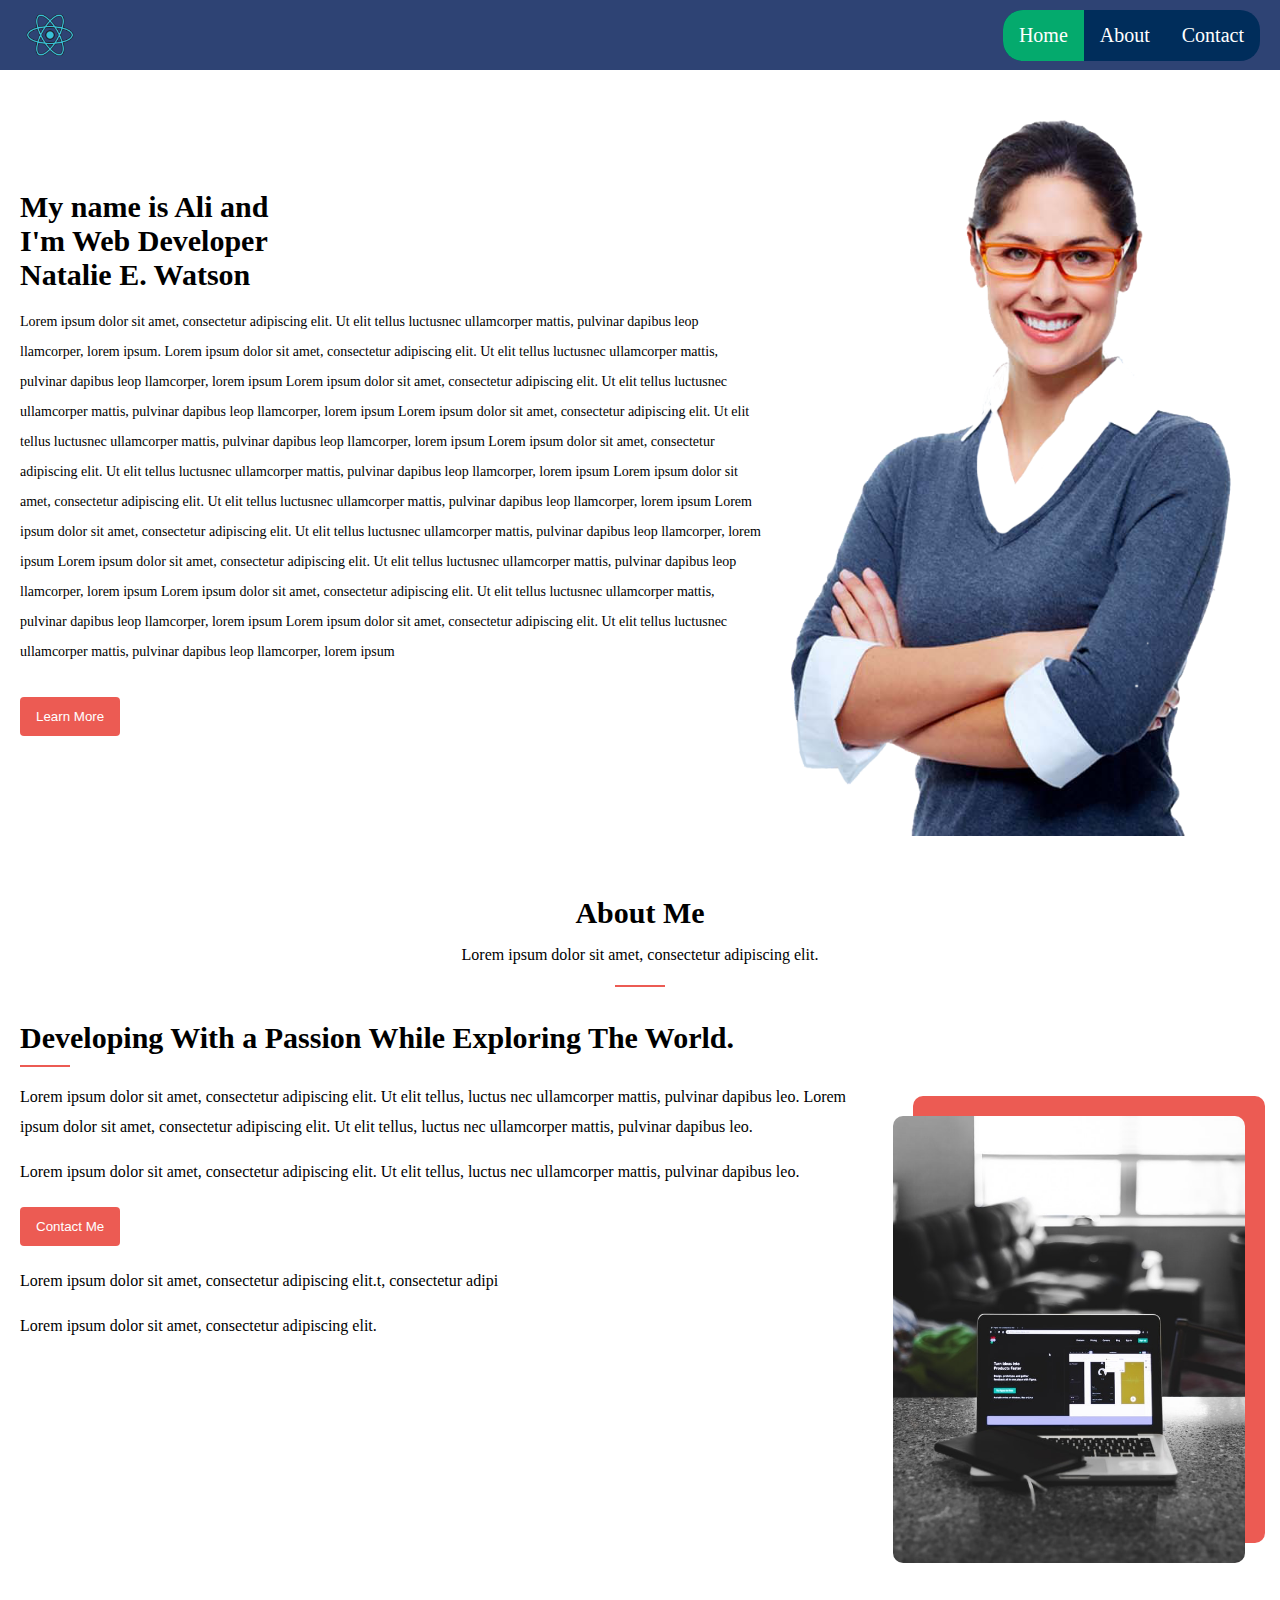
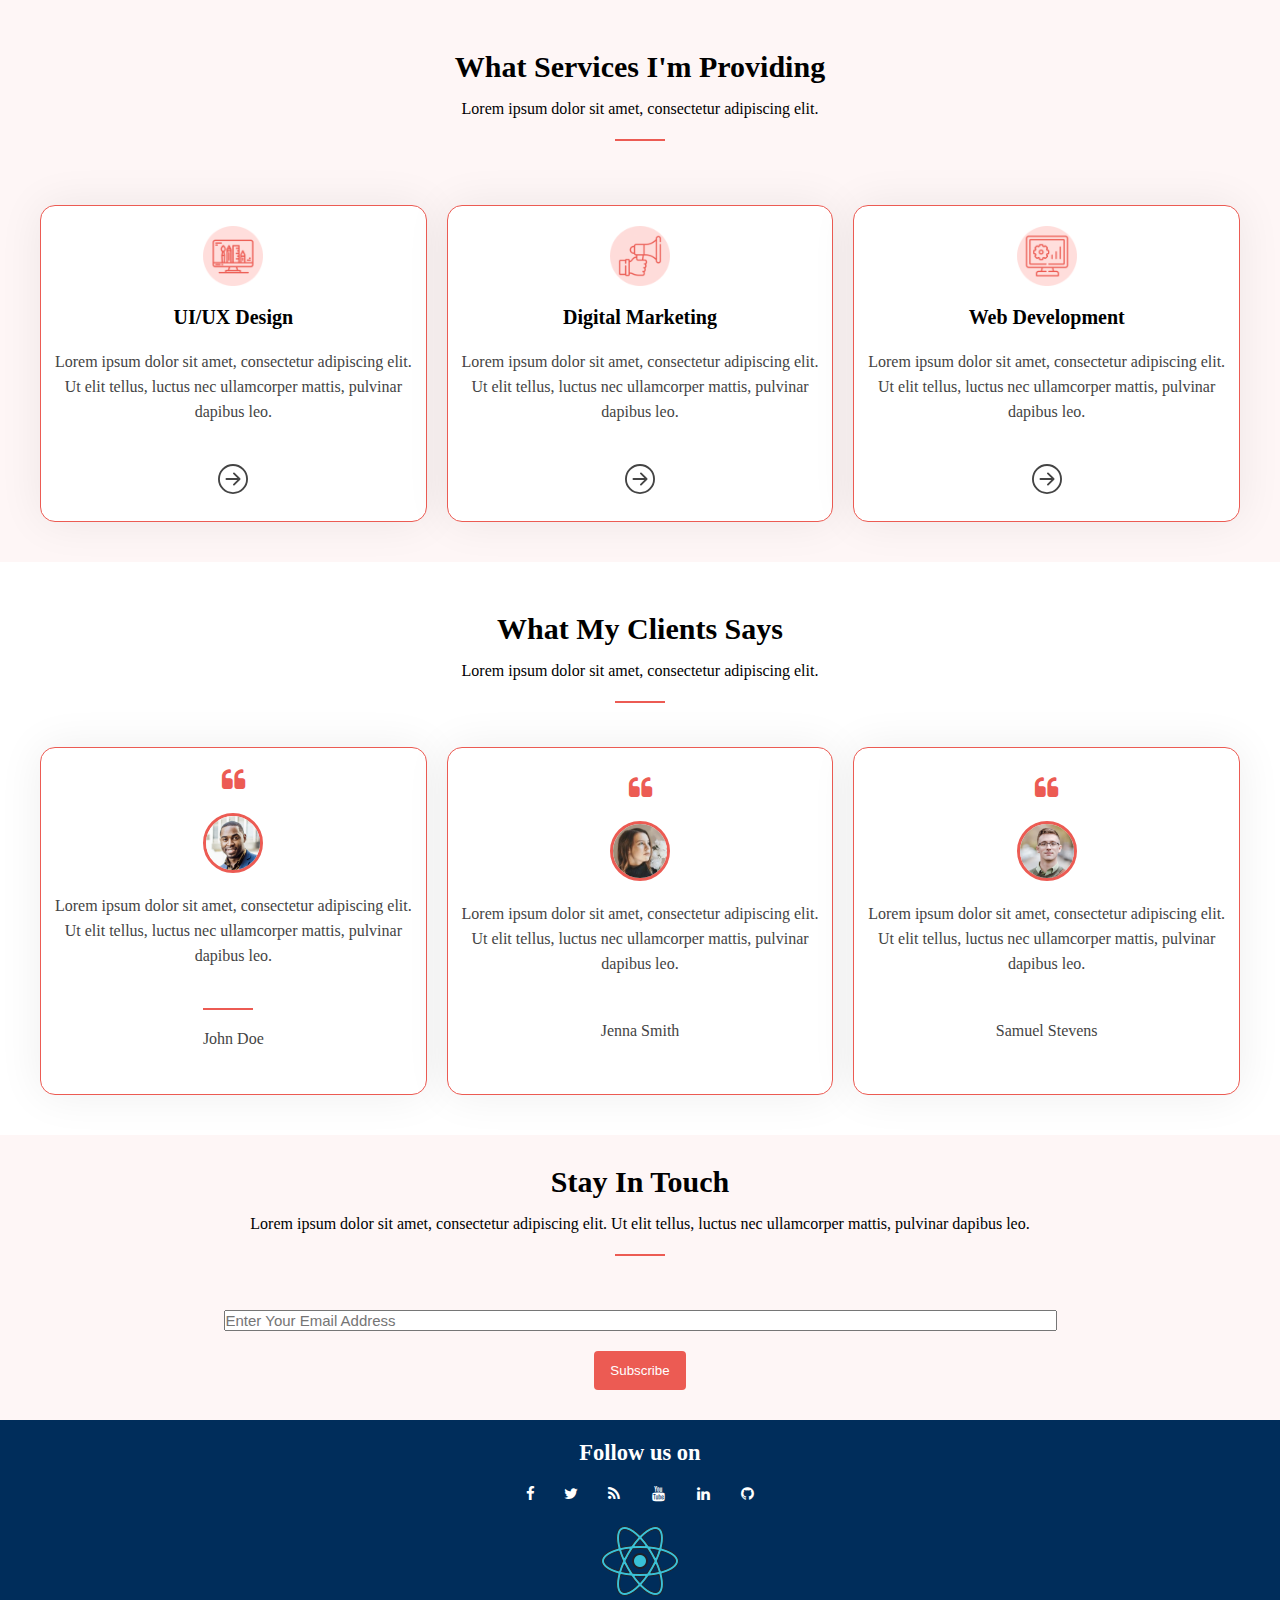
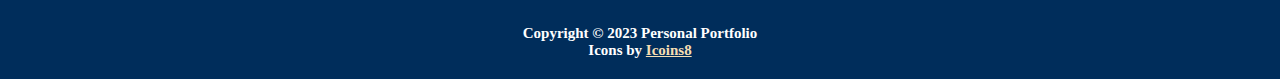
<file: index.html>
<!DOCTYPE html>
<html lang="en">

<head>
  <meta charset="UTF-8" />
  <meta name="viewport" content="width=device-width, initial-scale=1.0" />
  <title>My Portfolio</title>
  <link rel="stylesheet" href="./styles/style.css" />
  <link rel="javascript" href="js/script.js" />
  <link rel="stylesheet" href="https://cdnjs.cloudflare.com/ajax/libs/font-awesome/4.7.0/css/font-awesome.min.css" />
</head>

<body>
  <main>
    <header class="header">
      <img class="headerLogo" src="./assets/images/logo-1-70x70.png" alt="logo" />

      <nav class="headerNav">
        <ul>
          <li><a href="pages/contact-me/index.html">Contact</a></li>
          <li><a href="pages/experiences/index.html">About</a></li>
          <li><a class="active" href=#>Home</a></li>
        </ul>
        <!-- <a href="">Home</a>
          <a href="">About</a>
          <a href="">Porfolio</a>
          <a href="">Contact</a> -->
      </nav>
      <button class="btnComponent headerBtn">Hire Me</button>
    </header>
    <section id="meSection">
      <div class="meSectionLeft">
        <nav class="meNav">
          <a href=""></a>
          <a href=""></a>
          <a href=""></a>
          <a href=""></a>
        </nav>
        <div class="meSectionTextBox" id="meDescription">
          <h1 class="meHeading" >
            My name is Ali and <br />
            I'm Web Developer<br />
            Natalie E. Watson
          </h1>
          <p class="meDescription">
            Lorem ipsum dolor sit amet, consectetur adipiscing elit. Ut elit
            tellus luctusnec ullamcorper mattis, pulvinar dapibus leop
            llamcorper, lorem ipsum.
            Lorem ipsum dolor sit amet, consectetur adipiscing elit. Ut elit tellus luctusnec ullamcorper mattis,
            pulvinar dapibus leop llamcorper, lorem ipsum
            Lorem ipsum dolor sit amet, consectetur adipiscing elit. Ut elit tellus luctusnec ullamcorper mattis,
            pulvinar dapibus leop llamcorper, lorem ipsum
            Lorem ipsum dolor sit amet, consectetur adipiscing elit. Ut elit tellus luctusnec ullamcorper mattis,
            pulvinar dapibus leop llamcorper, lorem ipsum
            Lorem ipsum dolor sit amet, consectetur adipiscing elit. Ut elit tellus luctusnec ullamcorper mattis,
            pulvinar dapibus leop llamcorper, lorem ipsum
            Lorem ipsum dolor sit amet, consectetur adipiscing elit. Ut elit tellus luctusnec ullamcorper mattis,
            pulvinar dapibus leop llamcorper, lorem ipsum
            Lorem ipsum dolor sit amet, consectetur adipiscing elit. Ut elit tellus luctusnec ullamcorper mattis,
            pulvinar dapibus leop llamcorper, lorem ipsum
            Lorem ipsum dolor sit amet, consectetur adipiscing elit. Ut elit tellus luctusnec ullamcorper mattis,
            pulvinar dapibus leop llamcorper, lorem ipsum
            Lorem ipsum dolor sit amet, consectetur adipiscing elit. Ut elit tellus luctusnec ullamcorper mattis,
            pulvinar dapibus leop llamcorper, lorem ipsum
            Lorem ipsum dolor sit amet, consectetur adipiscing elit. Ut elit tellus luctusnec ullamcorper mattis,
            pulvinar dapibus leop llamcorper, lorem ipsum

          </p>
          <a class="active" href=#meDescription>
            <button class="btnComponent">Learn More</button>
          </a>
        </div>
      </div>
      <img class="meImage SectionRight" src="./assets/images/h1_hero-bg.png" alt="hero image" />
    </section>
    <section id="about">
      <div class="textBoxComponent">
        <h2>About Me</h2>
        <p>Lorem ipsum dolor sit amet, consectetur adipiscing elit.</p>
        <div class="lineComponent"></div>
      </div>
      <div class="aboutContainer">
        <div>
          <div class="aboutTextBox">
            <h3 class="aboutHeading">
              Developing With a Passion While Exploring The World.
            </h3>
            <div class="lineComponent"></div>
          </div>
          <div>
            <div>
              <div class="aboutFirstContent">
                <p>
                  Lorem ipsum dolor sit amet, consectetur adipiscing elit. Ut
                  elit tellus, luctus nec ullamcorper mattis, pulvinar dapibus
                  leo. Lorem ipsum dolor sit amet, consectetur adipiscing
                  elit. Ut elit tellus, luctus nec ullamcorper mattis,
                  pulvinar dapibus leo.
                </p>
                <p>
                  Lorem ipsum dolor sit amet, consectetur adipiscing elit. Ut
                  elit tellus, luctus nec ullamcorper mattis, pulvinar dapibus
                  leo.
                </p>
              </div>
              <a href="pages/contact-me/index.html">
                <button class="btnComponent aboutBtn">Contact Me</button>
              </a>
            </div>
          </div>

          <div class="aboutSecondeContent">
            <p>
              Lorem ipsum dolor sit amet, consectetur adipiscing elit.t,
              consectetur adipi
            </p>
            <p>Lorem ipsum dolor sit amet, consectetur adipiscing elit.</p>
          </div>
        </div>
        <div class="aboutImageContainer">
          <!-- <div class="aboutImageWrapper"> -->
          <!-- <div class="divtodiv"> -->
          <img class="aboutImage" src="./assets/images/section-1-bg1.jpg" alt="about me" />
          <!-- </div> -->
          <!-- </div> -->
        </div>
      </div>
    </section>
    <section id="services">
      <div class="textBoxComponent servicesTextBox">
        <h2>What Services I'm Providing</h2>
        <p>Lorem ipsum dolor sit amet, consectetur adipiscing elit.</p>
        <div class="lineComponent"></div>
      </div>
      <div class="servicesCardWrapper">
        <article class="cardComponent">
          <img src="./assets/images/computer.png" alt="" />
          <h3>UI/UX Design</h3>
          <p>
            Lorem ipsum dolor sit amet, consectetur adipiscing elit. Ut elit
            tellus, luctus nec ullamcorper mattis, pulvinar dapibus leo.
          </p>
          <div class="servicesIcon">
            <svg stroke="currentColor" fill="currentColor" stroke-width="0" viewBox="0 0 16 16" height="1em" width="1em"
              xmlns="http://www.w3.org/2000/svg">
              <path fill-rule="evenodd"
                d="M1 8a7 7 0 1 0 14 0A7 7 0 0 0 1 8zm15 0A8 8 0 1 1 0 8a8 8 0 0 1 16 0zM4.5 7.5a.5.5 0 0 0 0 1h5.793l-2.147 2.146a.5.5 0 0 0 .708.708l3-3a.5.5 0 0 0 0-.708l-3-3a.5.5 0 1 0-.708.708L10.293 7.5H4.5z">
              </path>
            </svg>
          </div>
        </article>
        <article class="cardComponent">
          <img src="./assets/images/ads-150x150.png" alt="" />
          <h3>Digital Marketing</h3>
          <p>
            Lorem ipsum dolor sit amet, consectetur adipiscing elit. Ut elit
            tellus, luctus nec ullamcorper mattis, pulvinar dapibus leo.
          </p>
          <div class="servicesIcon">
            <svg stroke="currentColor" fill="currentColor" stroke-width="0" viewBox="0 0 16 16" height="1em" width="1em"
              xmlns="http://www.w3.org/2000/svg">
              <path fill-rule="evenodd"
                d="M1 8a7 7 0 1 0 14 0A7 7 0 0 0 1 8zm15 0A8 8 0 1 1 0 8a8 8 0 0 1 16 0zM4.5 7.5a.5.5 0 0 0 0 1h5.793l-2.147 2.146a.5.5 0 0 0 .708.708l3-3a.5.5 0 0 0 0-.708l-3-3a.5.5 0 1 0-.708.708L10.293 7.5H4.5z">
              </path>
            </svg>
          </div>
        </article>
        <article class="cardComponent">
          <img src="./assets/images/settings.png" alt="" />
          <h3>Web Development</h3>
          <p>
            Lorem ipsum dolor sit amet, consectetur adipiscing elit. Ut elit
            tellus, luctus nec ullamcorper mattis, pulvinar dapibus leo.
          </p>
          <div class="servicesIcon">
            <svg stroke="currentColor" fill="currentColor" stroke-width="0" viewBox="0 0 16 16" height="1em" width="1em"
              xmlns="http://www.w3.org/2000/svg">
              <path fill-rule="evenodd"
                d="M1 8a7 7 0 1 0 14 0A7 7 0 0 0 1 8zm15 0A8 8 0 1 1 0 8a8 8 0 0 1 16 0zM4.5 7.5a.5.5 0 0 0 0 1h5.793l-2.147 2.146a.5.5 0 0 0 .708.708l3-3a.5.5 0 0 0 0-.708l-3-3a.5.5 0 1 0-.708.708L10.293 7.5H4.5z">
              </path>
            </svg>
          </div>
        </article>
      </div>
    </section>
    <section id="clients">
      <div class="textBoxComponent">
        <h2>What My Clients Says</h2>
        <p>Lorem ipsum dolor sit amet, consectetur adipiscing elit.</p>
        <div class="lineComponent"></div>
      </div>
      <div class="servicesCardWrapper">
        <article class="cardComponent">
          <i class="fa fa-quote-left"></i>
          <img class="client-img" src="./assets/images/male-1.jpg" alt="male customer" />
          <p>
            Lorem ipsum dolor sit amet, consectetur adipiscing elit. Ut elit
            tellus, luctus nec ullamcorper mattis, pulvinar dapibus leo.
          </p>
          <div>
            <div class="lineComponent"></div>
            <p class="client-name">John Doe</p>
          </div>
        </article>
        <article class="cardComponent">
          <i class="fa fa-quote-left"></i>
          <img class="client-img" src="./assets/images/female-3-150x150.jpg" alt="female customer" />
          <p>
            Lorem ipsum dolor sit amet, consectetur adipiscing elit. Ut elit
            tellus, luctus nec ullamcorper mattis, pulvinar dapibus leo.
          </p>
          <div>
            <div class="line"></div>
            <p class="client-name">Jenna Smith</p>
          </div>
        </article>
        <article class="cardComponent">
          <i class="fa fa-quote-left"></i>
          <img class="client-img" src="./assets/images/male-3.jpg" alt="male customer" />
          <p>
            Lorem ipsum dolor sit amet, consectetur adipiscing elit. Ut elit
            tellus, luctus nec ullamcorper mattis, pulvinar dapibus leo.
          </p>
          <div>
            <div class="line"></div>
            <p class="client-name">Samuel Stevens</p>
          </div>
        </article>
      </div>
    </section>
    <section id="contact">
      <div class="textBoxComponent">
        <h2>Stay In Touch</h2>
        <p>
          Lorem ipsum dolor sit amet, consectetur adipiscing elit. Ut elit
          tellus, luctus nec ullamcorper mattis, pulvinar dapibus leo.
        </p>
        <div class="lineComponent"></div>
      </div>
      <div class="textBoxComponent">
        <input class="input-component" placeholder="Enter Your Email Address" type="text" />
        <button class="btnComponent">Subscribe</button>
      </div>
    </section>
    <footer id="footer-section">
      <div>
        <div class="footer-social-icons">
          <h2 class="_14">Follow us on</h2>
          <ul class="social-icons">
            <li>
              <a href="" class="social-icon">
                <i class="fa fa-facebook"></i></a>
            </li>
            <li>
              <a href="" class="social-icon">
                <i class="fa fa-twitter"></i></a>
            </li>
            <li>
              <a href="" class="social-icon"> <i class="fa fa-rss"></i></a>
            </li>
            <li>
              <a href="" class="social-icon">
                <i class="fa fa-youtube"></i></a>
            </li>
            <li>
              <a href="" class="social-icon">
                <i class="fa fa-linkedin"></i></a>
            </li>
            <li>
              <a href="" class="social-icon"> <i class="fa fa-github"></i></a>
            </li>
          </ul>
        </div>
        <img src="./assets/images/logo-1-70x70.png" alt="footer Logo" />
        <a href="mailto:mail@example.com"></a>
      </div>
      <div>
        <strong>Copyright © 2023 Personal Portfolio</strong><br>
        <strong> Icons by <a href="https://icons8.com/" style="color: wheat;">Icoins8</a></strong>
      </div>
    </footer>
  </main>
</body>

</html>

<div class="relative">
  <!-- fixed: right:0 bottom:0 -->
  <div class="fixed">
    <!-- fixed: left:0 top:0 -->
    <div class="abs"></div>
  </div>
</div>
</file>
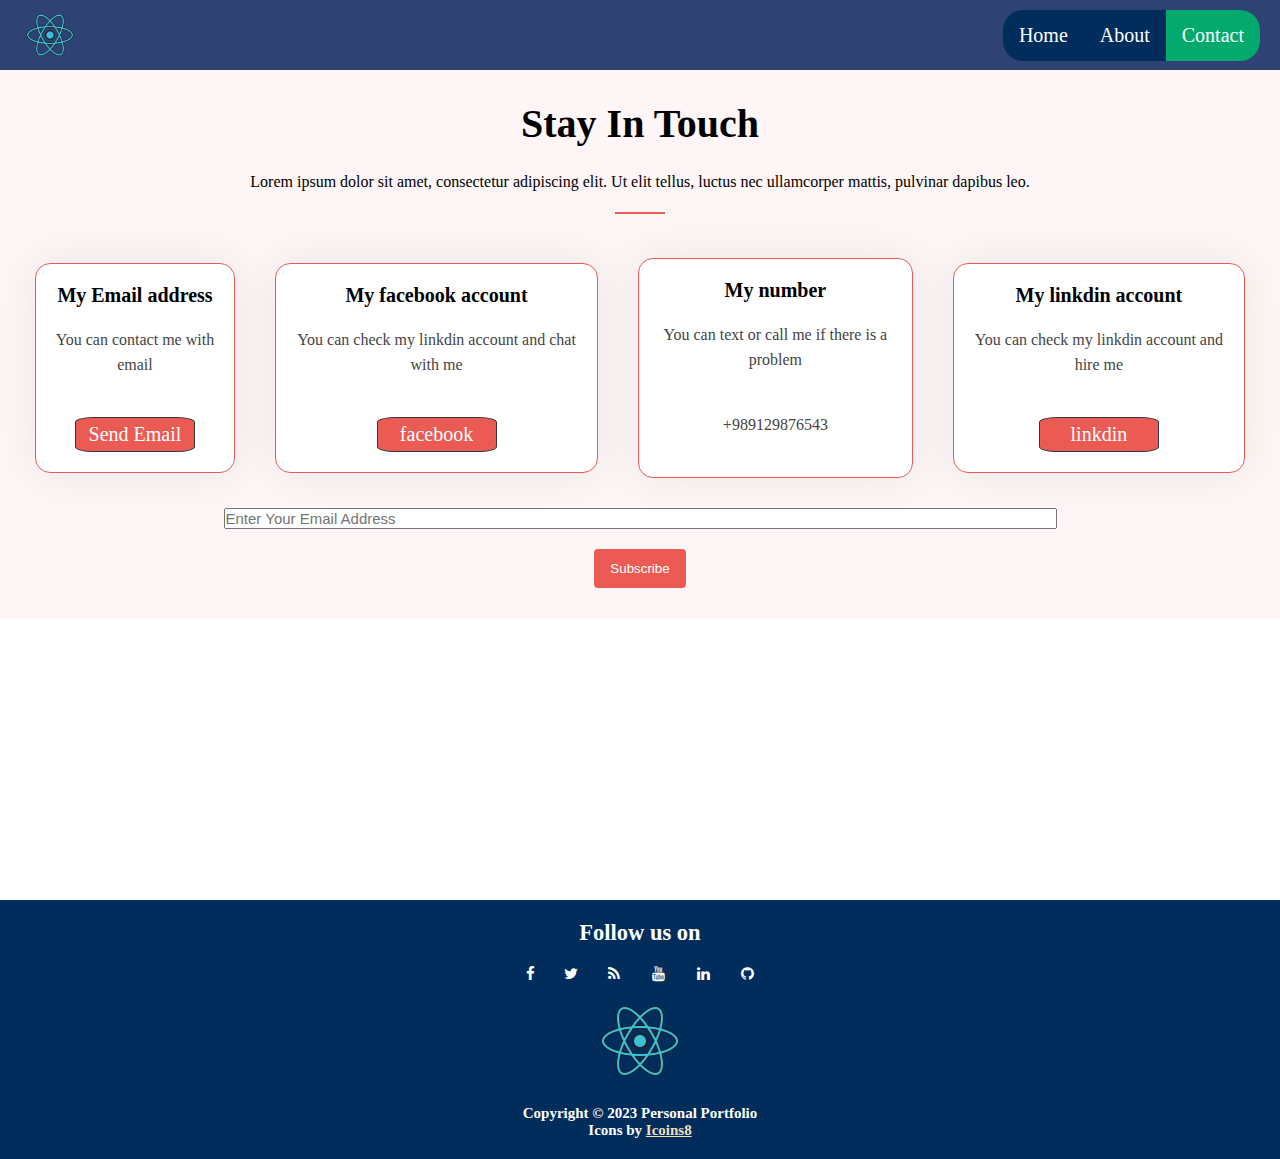
<file: pages/contact-me/index.html>
<!DOCTYPE html>
<html lang="en">

<head>
  <meta charset="UTF-8" />
  <meta name="viewport" content="width=device-width, initial-scale=1.0" />
  <title>My Portfolio</title>
  <link rel="stylesheet" href="../../styles/style.css" />
  <link rel="javascript" href="js/script.js" />
  <link rel="stylesheet" href="https://cdnjs.cloudflare.com/ajax/libs/font-awesome/4.7.0/css/font-awesome.min.css" />
</head>

<body>
  <main>
    <header class="header">
      <img class="headerLogo" src="./assets/images/logo-1-70x70.png" alt="logo" />

      <nav class="headerNav">
        <ul>
          <li><a class="active" href="pages/contact-me/index.html">Contact</a></li>
          <li><a href="../experiences/index.html">About</a></li>
          <li><a href="../../index.html">Home</a></li>
        </ul>
      </nav>
      <button class="btnComponent headerBtn">Hire Me</button>
    </header>
    <section id="contact">
      <div class="textBoxComponent">
        <h1>Stay In Touch</h2>
          <p>
            Lorem ipsum dolor sit amet, consectetur adipiscing elit. Ut elit
            tellus, luctus nec ullamcorper mattis, pulvinar dapibus leo.
          </p>
          <div class="lineComponent"></div>
      </div>
      <div class="projectcards">
        <article class="cardComponent">
          <h3>My Email address</h3>
          <p>You can contact me with email</p>
          <a href="mailto: abc@example.com">Send Email</a>
        </article>
        <article class="cardComponent">

          <h3>My facebook account</h3>
          <p>You can check my linkdin account and chat with me</p>
          <a href="#">facebook</a>
        </article>
        <article class="cardComponent">

          <h3>My number</h3>
          <p>You can text or call me if there is a problem</p>
          <p>+989129876543</p>
        </article>
        <article class="cardComponent">
          <h3>My linkdin account</h3>
          <p>You can check my linkdin account and hire me</p>
          <a href="#">linkdin</a>
        </article>
      </div>
      <div class="textBoxComponent">
        <input class="input-component" placeholder="Enter Your Email Address" type="text" />
        <button class="btnComponent">Subscribe</button>
      </div>
    </section>

  </main>
  <footer id="footer-section">
    <div>
      <div class="footer-social-icons">
        <h2 class="_14">Follow us on</h2>
        <ul class="social-icons">
          <li>
            <a href="" class="social-icon">
              <i class="fa fa-facebook"></i></a>
          </li>
          <li>
            <a href="" class="social-icon">
              <i class="fa fa-twitter"></i></a>
          </li>
          <li>
            <a href="" class="social-icon"> <i class="fa fa-rss"></i></a>
          </li>
          <li>
            <a href="" class="social-icon">
              <i class="fa fa-youtube"></i></a>
          </li>
          <li>
            <a href="" class="social-icon">
              <i class="fa fa-linkedin"></i></a>
          </li>
          <li>
            <a href="" class="social-icon"> <i class="fa fa-github"></i></a>
          </li>
        </ul>
      </div>
      <img src="./assets/images/logo-1-70x70.png" alt="footer Logo" />
      <a href="mailto:mail@example.com"></a>
    </div>
    <div>
      <strong>Copyright © 2023 Personal Portfolio</strong><br>
      <strong> Icons by <a href="https://icons8.com/" style="color: wheat;">Icoins8</a></strong>
    </div>
  </footer>
</body>

</html>
</file>
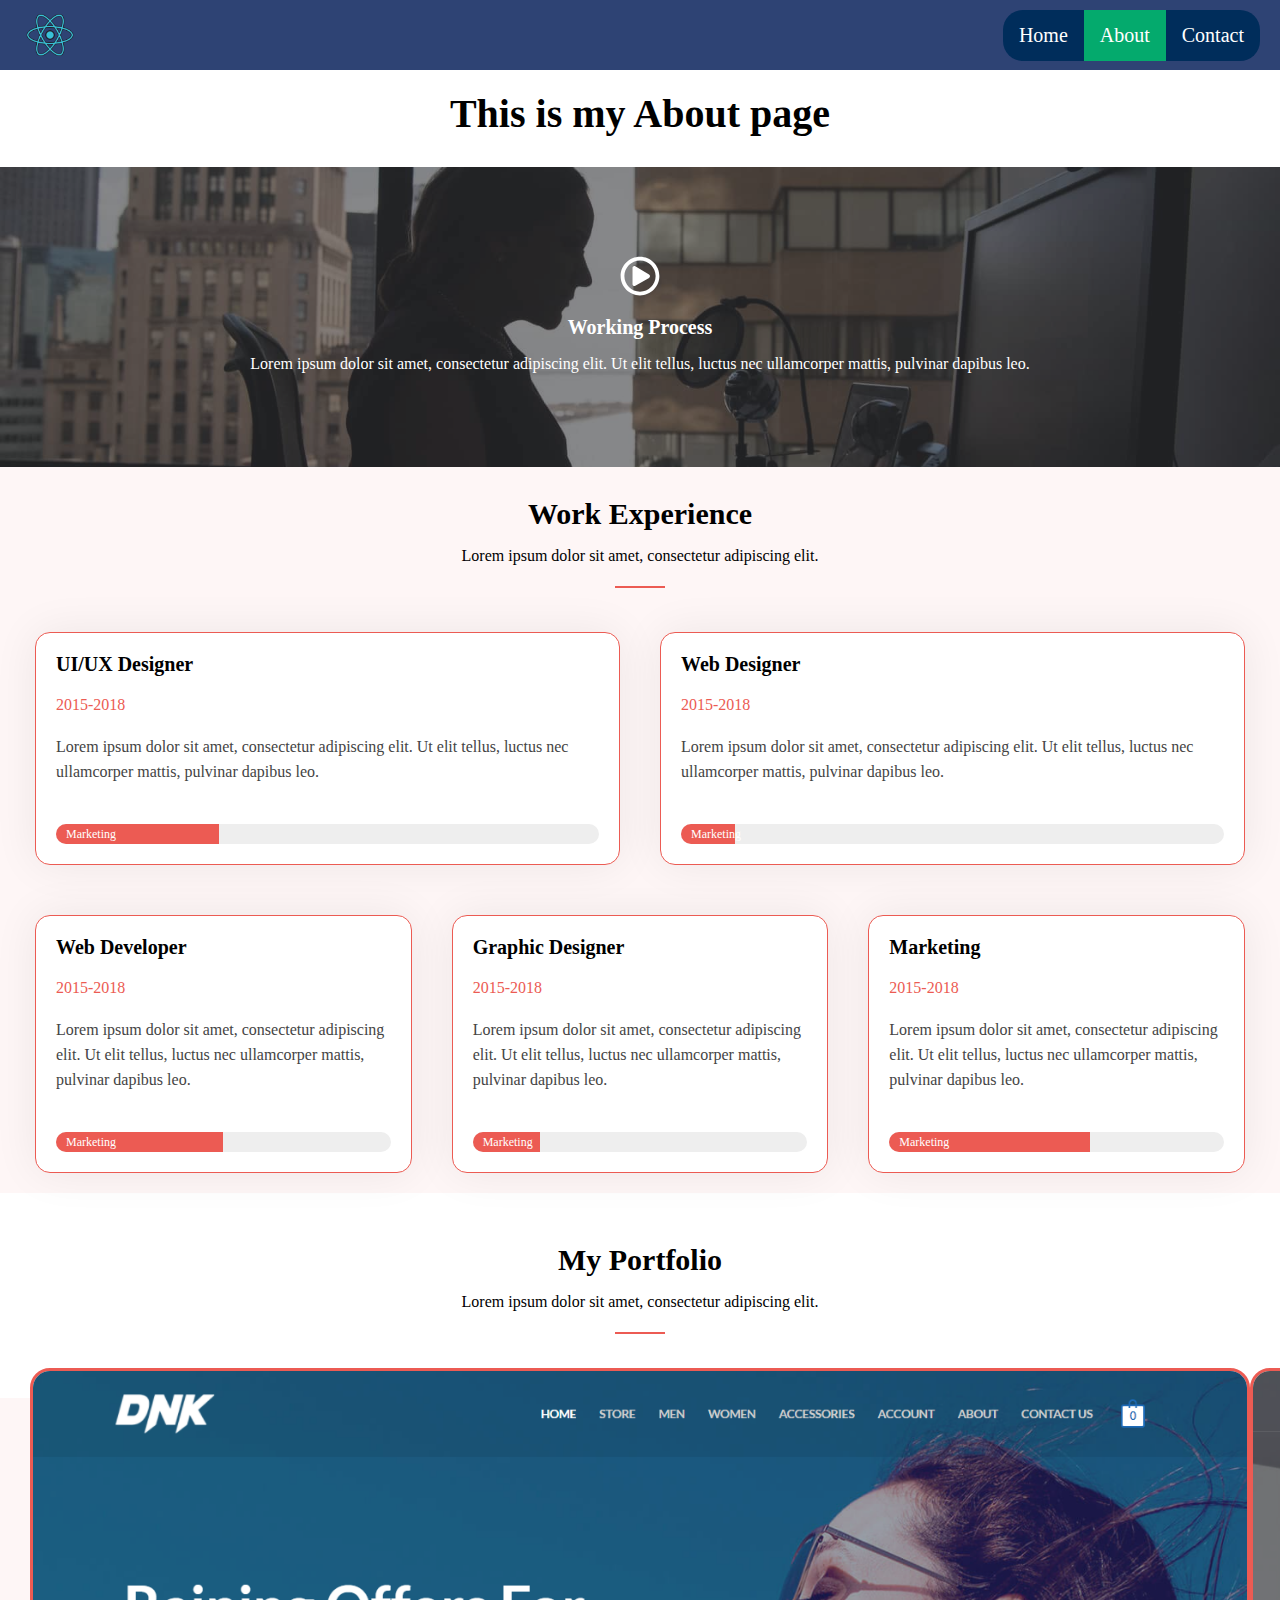
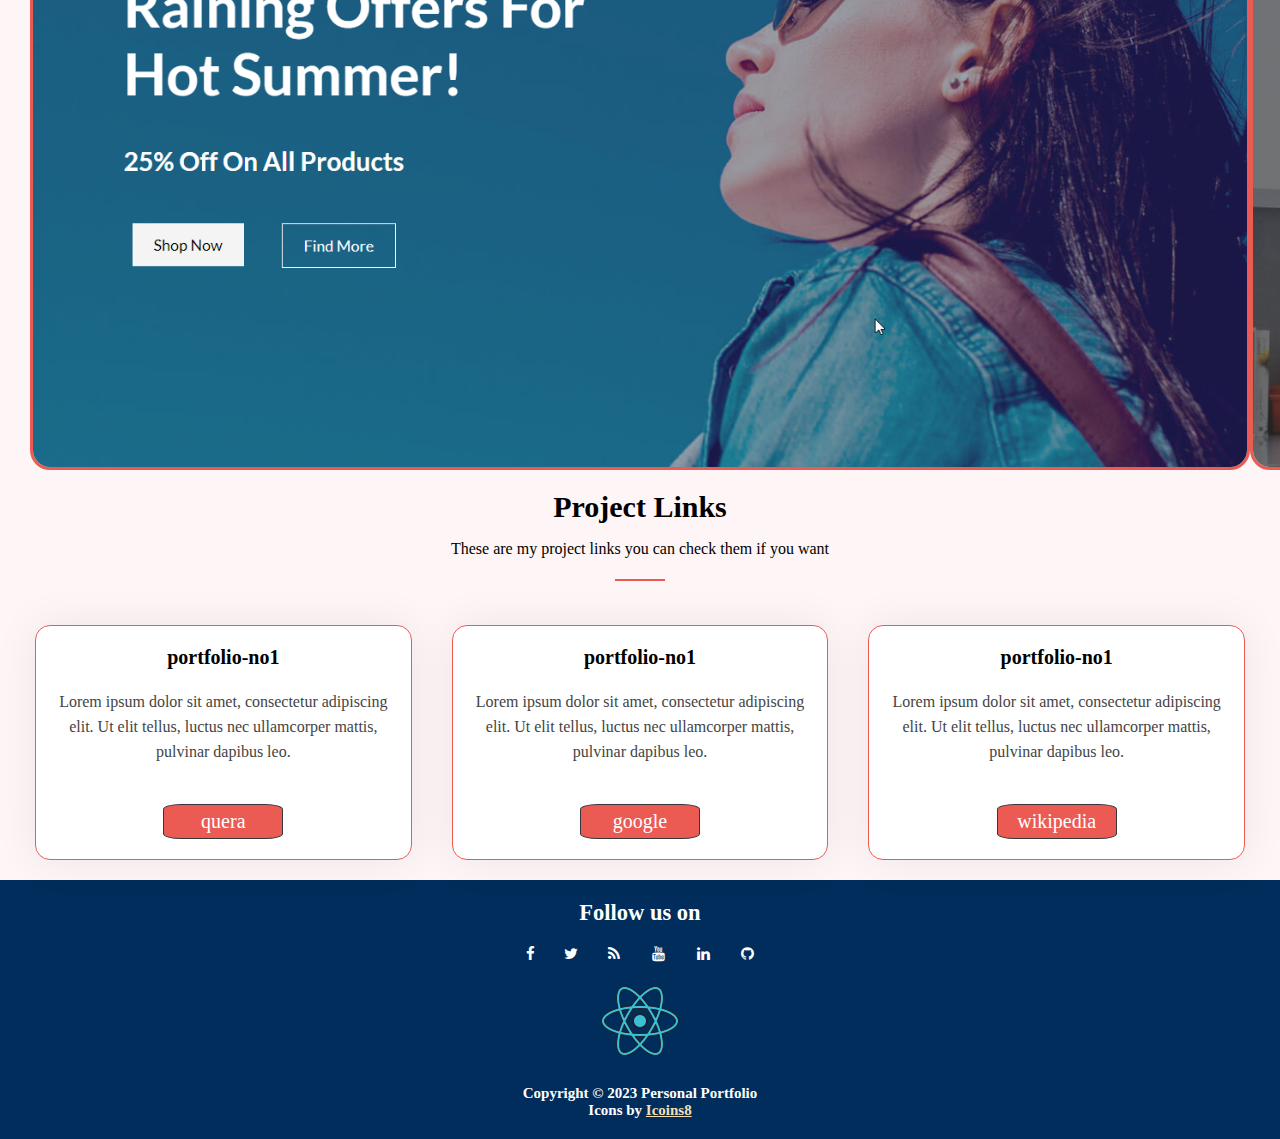
<file: pages/experiences/index.html>
<!DOCTYPE html>
<html lang="en">

<head>
  <meta charset="UTF-8" />
  <meta name="viewport" content="width=device-width, initial-scale=1.0" />
  <title>My Portfolio</title>
  <link rel="stylesheet" href="../../styles/style.css" />
  <link rel="javascript" href="js/script.js" />
  <link rel="stylesheet" href="https://cdnjs.cloudflare.com/ajax/libs/font-awesome/4.7.0/css/font-awesome.min.css" />
</head>

<body>
  <main>
    <header class="header">
      <img class="headerLogo" src="./assets/images/logo-1-70x70.png" alt="logo" />

      <nav class="headerNav">
        <ul>
          <li><a href="../contact-me/index.html">Contact</a></li>
          <li><a class="active" href=#>About</a></li>
          <li><a href="../../index.html">Home</a></li>
        </ul>
      </nav>
      <button class="btnComponent headerBtn">Hire Me</button>
    </header>
    <div class="textBoxComponent">
      <h1> This is my About page</h1>
    </div>
    <section id="work">

      <div class="overlay"></div>
      <div class="workBgImage"></div>
      <div class="workTextBox">
        <div class="workIcon">
          <svg stroke="currentColor" fill="currentColor" stroke-width="0" viewBox="0 0 512 512" height="1em" width="1em"
            xmlns="http://www.w3.org/2000/svg">
            <path
              d="M371.7 238l-176-107c-15.8-8.8-35.7 2.5-35.7 21v208c0 18.4 19.8 29.8 35.7 21l176-101c16.4-9.1 16.4-32.8 0-42zM504 256C504 119 393 8 256 8S8 119 8 256s111 248 248 248 248-111 248-248zm-448 0c0-110.5 89.5-200 200-200s200 89.5 200 200-89.5 200-200 200S56 366.5 56 256z">
            </path>
          </svg>
        </div>
        <h2 class="workHeading">Working Process</h2>
        <p class="workDescription">
          Lorem ipsum dolor sit amet, consectetur adipiscing elit. Ut elit
          tellus, luctus nec ullamcorper mattis, pulvinar dapibus leo.
        </p>
      </div>
    </section>
    <section id="experience">
      <div class="textBoxComponent">
        <h2>Work Experience</h2>
        <p>Lorem ipsum dolor sit amet, consectetur adipiscing elit.</p>
        <div class="lineComponent"></div>
      </div>
      <div class="experienceList">
        <div class="upcard">
          <article class="cardComponent experienceCard">
            <h3>UI/UX Designer</h3>
            <time>2015-2018</time>
            <p>
              Lorem ipsum dolor sit amet, consectetur adipiscing elit. Ut elit
              tellus, luctus nec ullamcorper mattis, pulvinar dapibus leo.
            </p>
            <div class="progressWrapper">
              <div class="progress" style="width: 30%">
                <p class="progressLabel">Marketing</p>
              </div>
            </div>
          </article>
          <article class="cardComponent experienceCard">
            <h3>Web Designer</h3>
            <time>2015-2018</time>
            <p>
              Lorem ipsum dolor sit amet, consectetur adipiscing elit. Ut elit
              tellus, luctus nec ullamcorper mattis, pulvinar dapibus leo.
            </p>
            <div class="progressWrapper">
              <div class="progress" style="width: 10%">
                <p class="progressLabel">Marketing</p>
              </div>
            </div>
          </article>
        </div>
        <div class="downcard">
          <article class="cardComponent experienceCard">
            <h3>Web Developer</h3>
            <time>2015-2018</time>
            <p>
              Lorem ipsum dolor sit amet, consectetur adipiscing elit. Ut elit
              tellus, luctus nec ullamcorper mattis, pulvinar dapibus leo.
            </p>
            <div class="progressWrapper">
              <div class="progress" style="width: 50%">
                <p class="progressLabel">Marketing</p>
              </div>
            </div>
          </article>
          <article class="cardComponent experienceCard">
            <h3>Graphic Designer</h3>
            <time>2015-2018</time>
            <p>
              Lorem ipsum dolor sit amet, consectetur adipiscing elit. Ut elit
              tellus, luctus nec ullamcorper mattis, pulvinar dapibus leo.
            </p>
            <div class="progressWrapper">
              <div class="progress" style="width: 20%">
                <p class="progressLabel">Marketing</p>
              </div>
            </div>
          </article>
          <article class="cardComponent experienceCard">
            <h3>Marketing</h3>
            <time>2015-2018</time>
            <p>
              Lorem ipsum dolor sit amet, consectetur adipiscing elit. Ut elit
              tellus, luctus nec ullamcorper mattis, pulvinar dapibus leo.
            </p>
            <div class="progressWrapper">
              <div class="progress" style="width: 60%">
                <p class="progressLabel">Marketing</p>
              </div>
            </div>
          </article>
        </div>
      </div>
    </section>
    <section id="portfolio">
      <div class="textBoxComponent">
        <h2>My Portfolio</h2>
        <p>Lorem ipsum dolor sit amet, consectetur adipiscing elit.</p>
        <div class="lineComponent"></div>
      </div>
      <!-- Slideshow container -->
      <!-- <div class="slider-wrapper">
        <div class="slider">
          <img id="slide-1" src="assets/images/portfolio-2.png" />
          <img id="slide-2" src="assets/images/portfolio-3.png" />
          <img id="slide-3" src="assets/images/portfolio-4.png" />
        </div>
        <div class="slider-nav">
          <a href="#slide-1"></a>
          <a href="#slide-2"></a>
          <a href="#slide-3"></a>
        </div>
      </div> -->
      <!-- end slidshow -->
      <div id="slider">
        <figure>
          <img src="assets/images/portfolio-2.png">
          <img src="assets/images/portfolio-3.png">
          <img src="assets/images/portfolio-4.png">
        </figure>
      </div>
    </section>
    <section id="project-links">
      <div class="textBoxComponent">
        <h2>Project Links</h2>
        <p>These are my project links you can check them if you want</p>
        <div class="lineComponent"></div>
      </div>
      <div class="projectcards">
        <article class="cardComponent">
          <h3>portfolio-no1</h3>
          <p>
            Lorem ipsum dolor sit amet, consectetur adipiscing elit. Ut elit
            tellus, luctus nec ullamcorper mattis, pulvinar dapibus leo.
          </p>
          <a href="https://quera.org/" target="_blank">quera</a>
        </article>
        <article class="cardComponent">
          <h3>portfolio-no1</h3>
          <p>
            Lorem ipsum dolor sit amet, consectetur adipiscing elit. Ut elit
            tellus, luctus nec ullamcorper mattis, pulvinar dapibus leo.
          </p>
          <a href="https://www.google.com/" target="_blank">google</a>
        </article>
        <article class="cardComponent">
          <h3>portfolio-no1</h3>
          <p>
            Lorem ipsum dolor sit amet, consectetur adipiscing elit. Ut elit
            tellus, luctus nec ullamcorper mattis, pulvinar dapibus leo.
          </p>
          <a href="https://www.wikipedia.org/" target="_blank">wikipedia</a>
        </article>
      </div>
    </section>
    <footer id="footer-section">
      <div>
        <div class="footer-social-icons">
          <h2 class="_14">Follow us on</h2>
          <ul class="social-icons">
            <li>
              <a href="" class="social-icon">
                <i class="fa fa-facebook"></i></a>
            </li>
            <li>
              <a href="" class="social-icon">
                <i class="fa fa-twitter"></i></a>
            </li>
            <li>
              <a href="" class="social-icon"> <i class="fa fa-rss"></i></a>
            </li>
            <li>
              <a href="" class="social-icon">
                <i class="fa fa-youtube"></i></a>
            </li>
            <li>
              <a href="" class="social-icon">
                <i class="fa fa-linkedin"></i></a>
            </li>
            <li>
              <a href="" class="social-icon"> <i class="fa fa-github"></i></a>
            </li>
          </ul>
        </div>
        <img src="./assets/images/logo-1-70x70.png" alt="footer Logo" />
        <a href="mailto:mail@example.com"></a>
      </div>
      <div>
        <strong>Copyright © 2023 Personal Portfolio</strong><br>
        <strong> Icons by <a href="https://icons8.com/" style="color: wheat;">Icoins8</a></strong>
      </div>
    </footer>
  </main>
</body>

</html>
</file>
<file: styles/style.css>
:root {
  --primaryColor: #ec5b53;
  --secondaryColor: #002d5b;
  --muteColor: #eee;
  --lightColor: #fef6f6;
  --overlay: #35373a;
  --textColor: #444;
  --whiteColor: #fff;
}

html {
  box-sizing: border-box;
  font-size: 10px;
  scroll-behavior: smooth;
}

*,
*:before,
*:after {
  box-sizing: inherit;
  padding: 0;
  margin: 0;
}

main {
  min-height: 100vh;
}

/* Start Components */
.btnComponent {
  border-radius: 0.4rem;
  color: var(--whiteColor);
  background-color: var(--primaryColor);
  padding: 1.2rem 1.6rem;
  border: none;
}

.textBoxComponent {
  display: flex;
  flex-direction: column;
  gap: 1rem;
  justify-content: center;
  align-items: center;
  padding: 20px;
  text-align: center;
}

.textBoxComponent>h1 {
  font-size: 4rem;
  margin-bottom: 1rem;
}

.textBoxComponent>h2 {
  font-size: 3rem;
}

.textBoxComponent>p {
  font-size: 1.6rem;
  margin-bottom: 0.5rem;
}

.lineComponent {
  width: 5rem;
  height: 0.2rem;
  background-color: var(--primaryColor);
  margin-bottom: 1.4rem;
}

.cardComponent {
  border: 0.1rem solid var(--primaryColor);
  background-color: var(--whiteColor);
  display: flex;
  flex-direction: column;
  justify-content: center;
  align-items: center;
  text-align: center;
  border-radius: 1.5rem;
  padding: 2rem 1rem;
  gap: 2rem;
  box-shadow: 0 0 45px 0 rgba(0, 0, 0, 0.07);
}

.cardComponent>p {
  font-size: 1.6rem;
  color: var(--textColor);
  margin-bottom: 2rem;
  line-height: 2.5rem;
}

.cardComponent>h3 {
  font-size: 2rem;
}

.cardComponent>i {
  font-size: 2.5rem;
  color: var(--primaryColor);
}

.input-component {
  width: 70%;
  margin-bottom: 1rem;
  font-size: 1.5rem;
}

.cardComponent>a {
  width: 12rem;
  padding: 0.5rem;
  background-color: var(--primaryColor);
  font-size: 2rem;
  border: 0.1rem solid var(--overlay);
  border-radius: 15%;
  color: var(--whiteColor);
}

.cardComponent>a:link {
  color: var(--whiteColor);
  text-decoration: none;
}


/* End Components */

/* Start Header Style */
.header {
  background-color: #2E4374;
  /* background-color: var(--overlay); */
  padding: 0.5rem 2rem;
  display: flex;
  align-items: center;
  justify-content: space-between;
  position: -webkit-sticky;
  position: sticky;
  top: 0;
  width: 100%;
  z-index: 25;
}

/* Start navbar */
.headerNav ul {
  font-size: 1.1rrem;
  /* display: none; */
  list-style-type: none;
  overflow: hidden;
  background-color: var(--secondaryColor);
  border-radius: 2rem;

}

.headerNav li {
  display: inline;
  float: right;
}

.headerNav a {
  display: block;
  color: white;
  text-align: center;
  padding: 14px 16px;
  text-decoration: none;
}

.active {
  background-color: #04AA6D;
}

.headerNav li a:hover {
  background-color: #111;
}

.headerBtn {
  display: none;
}

.headerLogo {
  width: 6rem;
  height: 6rem;
}



/* end navbar */
.menuIcon {
  font-size: 2.4rem;
  color: var(--primaryColor);
}

/* End Header Style */

/* Start Me Section Style */
#meSection {
  padding: 2rem;
}

.meSectionTextBox {
  text-align: center;
}

.meNav {
  display: none;
}

.meHeading {
  font-size: 3rem;
  margin-bottom: 1.5rem;
}

.meDescription {
  font-size: 1.4rem;
  margin-bottom: 3rem;
}

.meImage {
  max-width: 100%;
  aspect-ratio: 0.7;
}

/* End Me Section Style */

/* Start About Section Style */
#about {
  padding: 2rem;
  background-color: var(--whiteColor);
}

.aboutHeading {
  font-size: 3rem;
  margin-bottom: 1rem;
}

.aboutTextBox {
  margin-bottom: 1.5rem;
}

.aboutFirstContent {
  font-size: 1.6rem;
  margin-bottom: 2rem;
}

.aboutFirstContent>p:first-child {
  margin-bottom: 1.5rem;
}

.aboutSecondeContent {
  font-size: 1.6rem;
  margin-bottom: 2rem;
}

.aboutSecondeContent>p:first-child {
  margin-bottom: 1.5rem;
}

.aboutBtn {
  margin-bottom: 2rem;
}

.aboutImageContainer {
  padding: 1.5rem;
}

/* .aboutImageWrapper {
  text-align: center;
  padding: 1rem;
  background-color: var(--primaryColor);
  border-radius: 1.5rem;
  
  position: relative;
  width: 100%;
  height: 40rem;
}
.aboutImage {
  width: 100%;
  height: 36rem;
  border-radius: 1rem;
  text-align: left;
  position: absolute;
  left: -2rem;
  top: 50%;
  transform: translateY(-50%);
} */

/* this is my try */

/* .aboutImageContainer {
  align-content: center;
}
.aboutImageWrapper {
  padding: 1rem;
  background-color: var(--primaryColor);
  border-radius: 1.5rem;
}
.aboutImage {
  width: 95%;
  height: 36rem;
  border-radius: 1rem;
}
.divtodiv {
  margin: -2.5rem;
  padding: 1.5rem;
} */

.aboutImage {
  max-height: 100vh;
  width: 100%;
  background-color: var(--primaryColor);
  border-radius: 1rem;
  filter: drop-shadow(2rem -2rem var(--primaryColor));
}

/* End About Section Style */
/* Start Service Section Style */
#services {
  padding: 3rem;
  background-color: var(--lightColor);
}

.servicesTextBox {
  margin-bottom: 2rem;
}

.servicesCardWrapper {
  display: flex;
  flex-direction: column;
  gap: 2rem;
}

.servicesCardWrapper .cardComponent img {
  width: 6rem;
  height: 6rem;
}

.servicesIcon {
  font-size: 3rem;
  color: var(--textColor);
}

/* End Services Section style */
/* Start Work Section style */
#work {
  color: var(--whiteColor);
  height: 30rem;
  display: flex;
  align-items: center;
  justify-content: center;
  text-align: center;
  position: relative;
}

.overlay {
  background-color: var(--overlay);
  width: 100%;
  height: 100%;
  position: absolute;
  opacity: 0.6;
  z-index: 10;
}

.workBgImage {
  width: 100%;
  height: 100%;
  z-index: 1;
  position: absolute;
  background-position: center;
  background-repeat: no-repeat;
  background-size: cover;
  background-image: url("../assets/images/web-developer-bg-min.jpg");
}

.workTextBox {
  z-index: 20;
  padding: 1rem;
}

.workIcon {
  font-size: 4rem;
  margin-bottom: 1rem;
}

.workHeading {
  font-size: 2rem;
  margin-bottom: 1rem;
}

.workDescription {
  font-size: 1.6rem;
}

/* End Work Section style */

/* Start experience Section style */

#experience {
  padding: 1rem 2.5rem;
  background-color: var(--lightColor);
}

.experienceList {
  display: flex;
  flex-direction: column;
  align-items: center;
  gap: 3rem;
}

.upcard {
  display: flex;
  flex-direction: column;
  gap: 2rem;
}

.downcard {
  display: flex;
  flex-direction: column;
  gap: 2rem;
}

.experienceCard {
  text-align: left;
  align-items: start;
  padding: 2rem;
}

.experienceCard>time {
  font-size: 1.6rem;
  color: var(--primaryColor);
}

.progressWrapper {
  width: 100%;
  height: 2rem;
  background-color: var(--muteColor);
  border-radius: 10rem;
  overflow: hidden;
}

.progress {
  height: 100%;
  color: var(--whiteColor);
  background-color: var(--primaryColor);
  display: flex;
  align-items: center;
  justify-content: flex-start;
  padding: 0 1rem;
}

.progressLabel {
  margin: 0;
  color: var(--whiteColor);
  font-size: 1.2rem;
}

/* End experience Section style */
/* Satart portfolio */

#portfolio {
  padding: 3rem;
}

.slidshow-img {
  width: 100%;
}

/* Slideshow container */

/* .slider-wrapper {
  position: relative;
  max-width: 70%;
  margin: 0 auto;

}

.slider {
  display: flex;
  aspect-ratio: 16 / 9;
  overflow-x: auto;
  scroll-snap-type: x mandatory;
  scroll-behavior: smooth;
  box-shadow: 0 1.5rem 3rem -0.75rem hsla(0, 0%, 0%, 0.25);
  border-radius: 0.5rem;
  -ms-overflow-style: none;
  /* Hide scrollbar IE and Edge */
/* scrollbar-width: none; */
/* Hide scrollbar Firefox */

}

/* Hide scrollbar for Chrome, Safari and Opera */
/* .slider::-webkit-scrollbar {
  display: none;
}

.slider img {
  flex: 1 0 100%;
  scroll-snap-align: start;
  object-fit: cover;
}

.slider-nav {
  display: flex;
  column-gap: 1rem;
  position: absolute;
  bottom: 1.25rem;
  left: 50%;
  transform: translateX(-50%);
  z-index: 1;
}

.slider-nav a {
  width: 0.5rem;
  height: 0.5rem;
  border-radius: 50%;
  background-color: #fff;
  opacity: 0.75;
  transition: opacity ease 250ms;
}

.slider-nav a:hover {
  opacity: 1;
} */


#slider {
  overflow: hidden;
}

@keyframes slider {
  0% {
    left: 0;
  }

  30% {
    left: 0;
  }

  33% {
    left: -100%;
  }

  63% {
    left: -100%;
  }

  66% {
    left: -200%;
  }

  95% {
    left: -200%;
  }

  100% {
    left: 0;
  }
}

#slider figure {
  width: 300%;
  position: relative;
  animation: 9s slider infinite;
}

#slider figure:hover {
  /*animation-play-state: paused; enable for pause on hover*/
}

#slider figure img {
  width: 33.333333333%;
  height: 100%;
  float: left;
  border-radius: 2rem;
  border: 0.3rem solid var(--primaryColor);
}


/* End portfolio */
/* Start Clients */
#clients {
  padding: 3rem;
}

.client-img {
  border-radius: 50%;
  border: 0.3rem solid var(--primaryColor);
}

.client-name {
  font-size: 1.6rem;
  color: var(--textColor);
  margin-bottom: 2rem;
}

/* End of Clients */
/* Start contact */
#contact {
  padding: 1rem 2.5rem;
  background-color: var(--lightColor);
}

/* End contact */
/* Start Footer */

#footer-section {
  font-size: 1.2rem;
  background-color: var(--secondaryColor);
  display: flex;
  flex-direction: column;
  gap: 1rem;
  justify-content: center;
  align-items: center;
  padding: 20px;
  text-align: center;
  color: var(--whiteColor);
}



#footer-section>a {
  text-decoration: none;
  color: #fff;
}

ul {
  padding: 0;
  list-style: none;
}

.footer-social-icons {
  width: 35rem;
  display: block;
  margin: 0 auto;
}

.social-icon {
  color: #fff;
}

ul.social-icons {
  margin-top: 10px;
}

.social-icons li {
  vertical-align: top;
  display: inline;
  height: 10rem;
}

.social-icons a {
  color: #fff;
  text-decoration: none;
}

.fa-facebook {
  padding: 1rem 1.4rem;
}

.fa-twitter {
  padding: 1rem 1.2rem;
}

.fa-rss {
  padding: 1rem 1.4rem;
}

.fa-youtube {
  padding: 1rem 1.4rem;
}

.fa-linkedin {
  padding: 1rem 1.4rem;
}

.fa-github {
  padding: 1rem 1.4rem;
}

/* End Footer */

/* Start Projects */
#project-links {
  padding: 1rem 2.5rem;
  background-color: var(--lightColor);
}

.projectcards {
  display: flex;
  flex-direction: column;
  align-items: center;
  gap: 2rem;
}

/* End Projects */
/* From 768px */

@media only screen and (min-width: 768px) {

  /* Start header */
  .headerNav ul {

    font-size: 2rem;
  }


  /* End header */

  /* Start meSection */

  #meSection {
    display: flex;
  }

  .meSectionTextBox {
    text-align: start;
    padding: 10rem 0 10rem 0;
  }

  .meSectionLeft {
    float: left;
  }

  .SectionRight {
    max-width: 40%;
    float: right;
  }

  /* End meSection */
  /* Start About me */

  /* .aboutImageAndDes {
    display: flex;
  }

  .aboutImageContainer{
    display: flex;
    float: right;
    width: 30%;
  }
  .aboutSecondeContent {
    margin-top: 20rem;
  } */
  .aboutContainer {
    display: flex;
  }

  .aboutImage {
    margin-top: 8rem;
  }

  /* End About me */

  /* Start services */

  .servicesCardWrapper {
    flex-direction: row;
    gap: 0rem;
  }

  .cardComponent {
    max-width: 33.33%;
    margin: 1rem;
    border: 0.1rem solid var(--primaryColor);
  }

  /* End services */
  /* Start ex */
  .upcard {
    display: flex;
    flex-direction: row;
    justify-content: space-between;
  }

  .upcard article {
    max-width: 50%;
  }

  .downcard {
    display: flex;
    flex-direction: row;
  }

  /* End ex */

  /* Start Projects */
  .projectcards {
    display: flex;
    flex-direction: row;
    align-items: center;
    gap: 2rem;
  }

  /* End Projects */
  #footer-section {
    font-size: 1.5rem;
  }
}

@media only screen and (min-width: 1000px) {
  main {
    padding: 0rem;
  }

  p {
    line-height: 3rem;
  }

  .projectcards {
    justify-content: space-between;
  }
  
}
</file>
